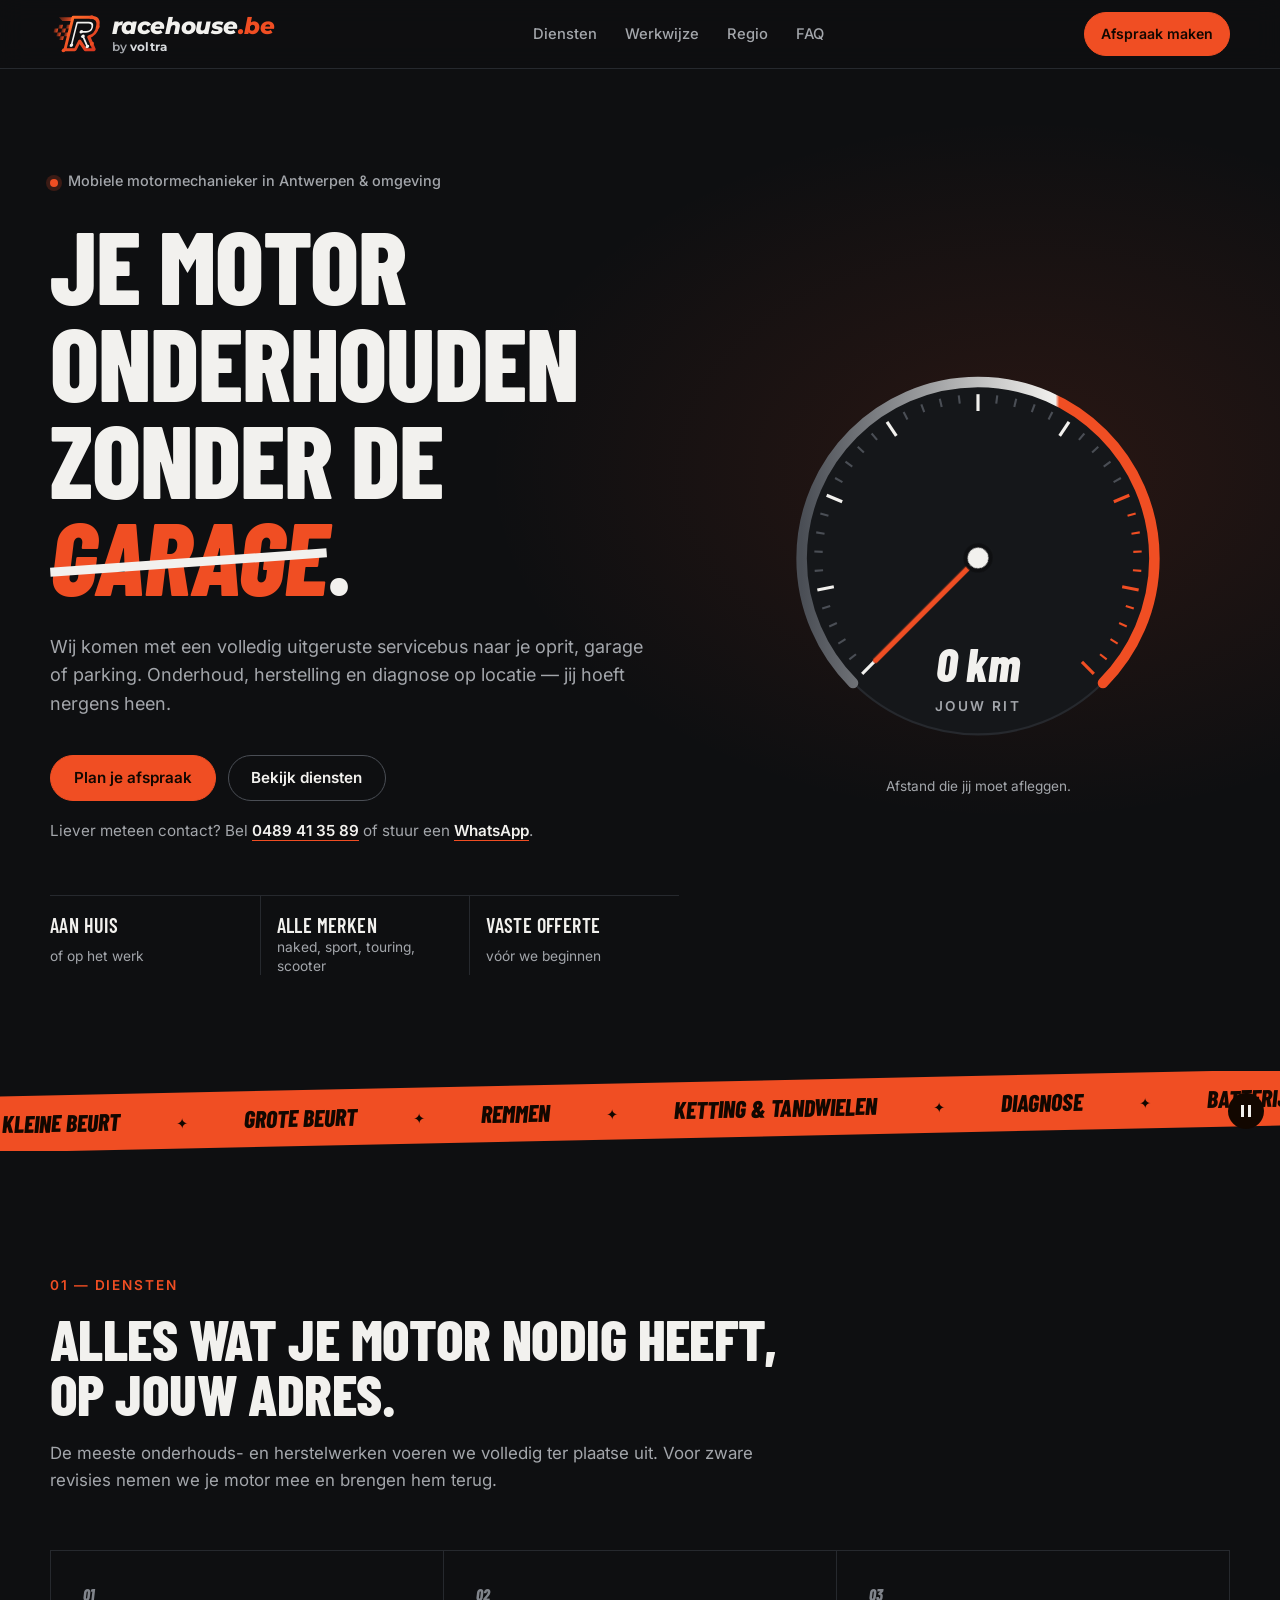
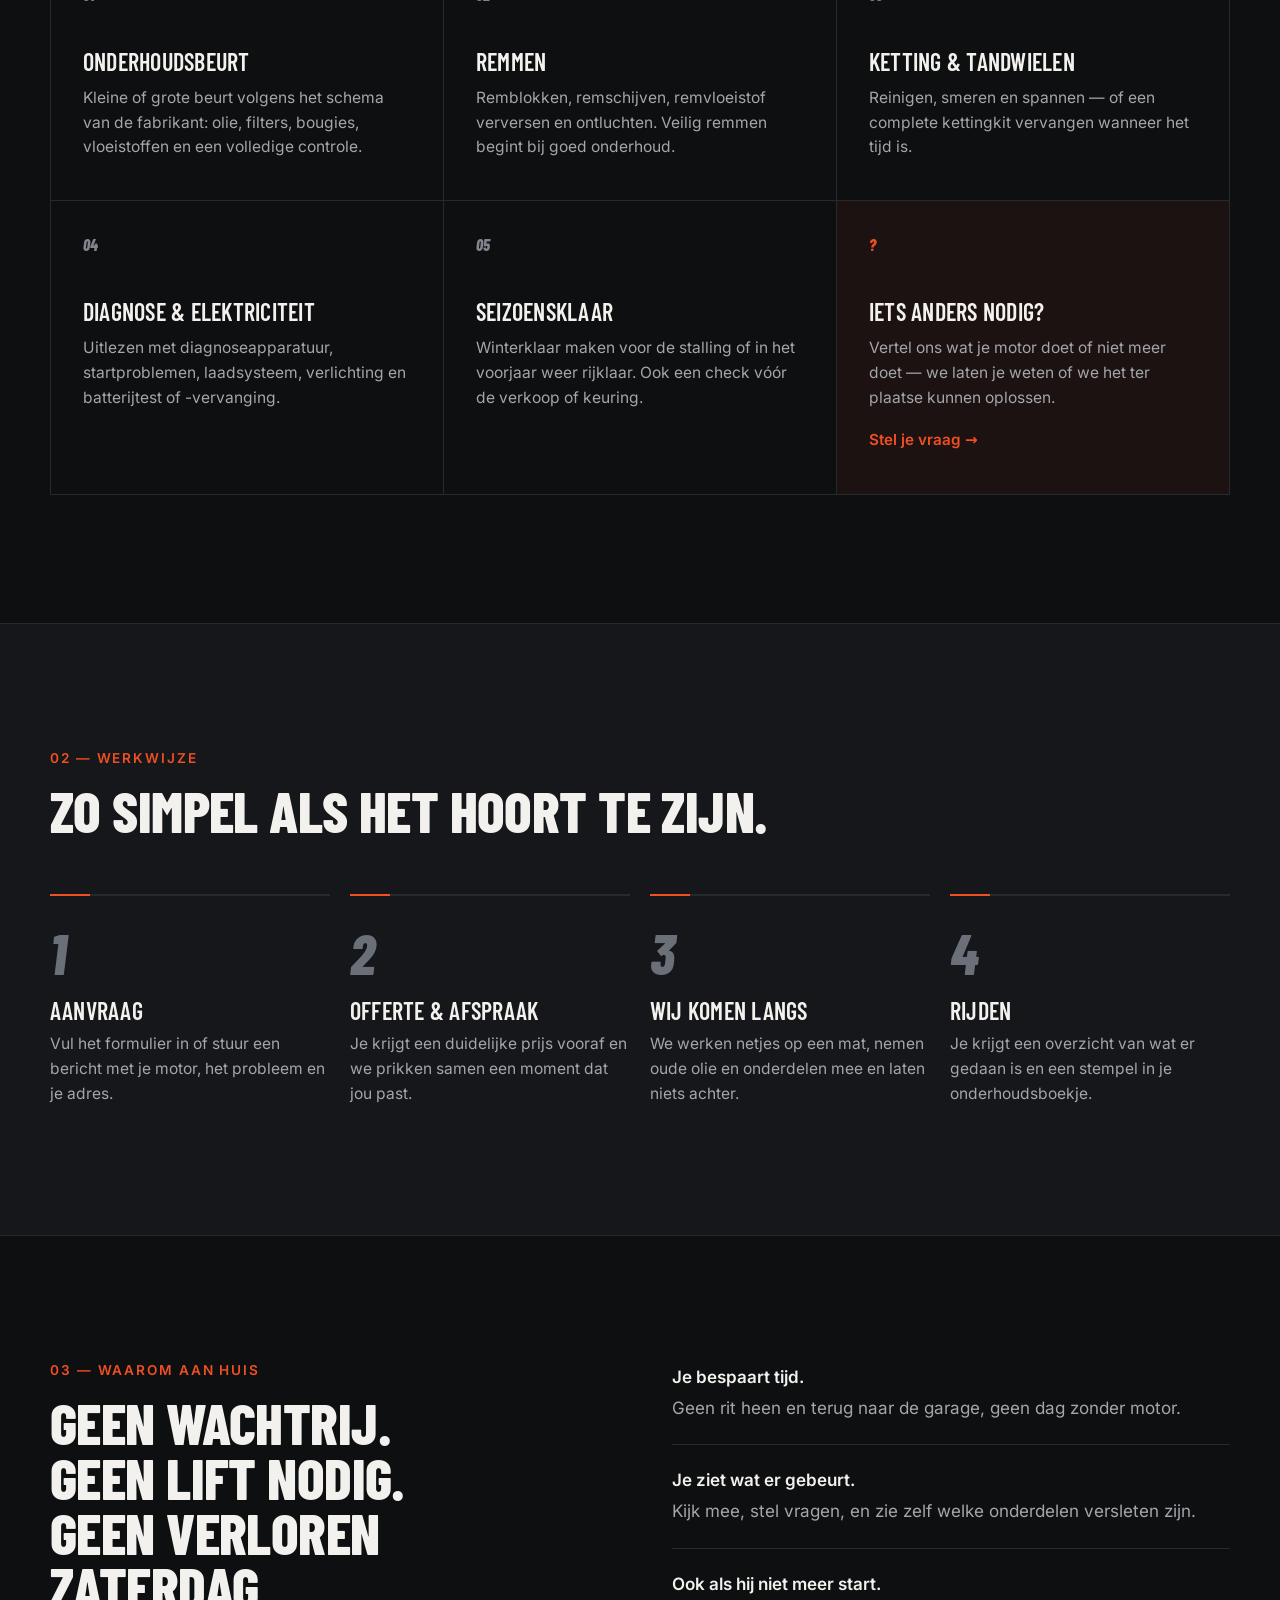
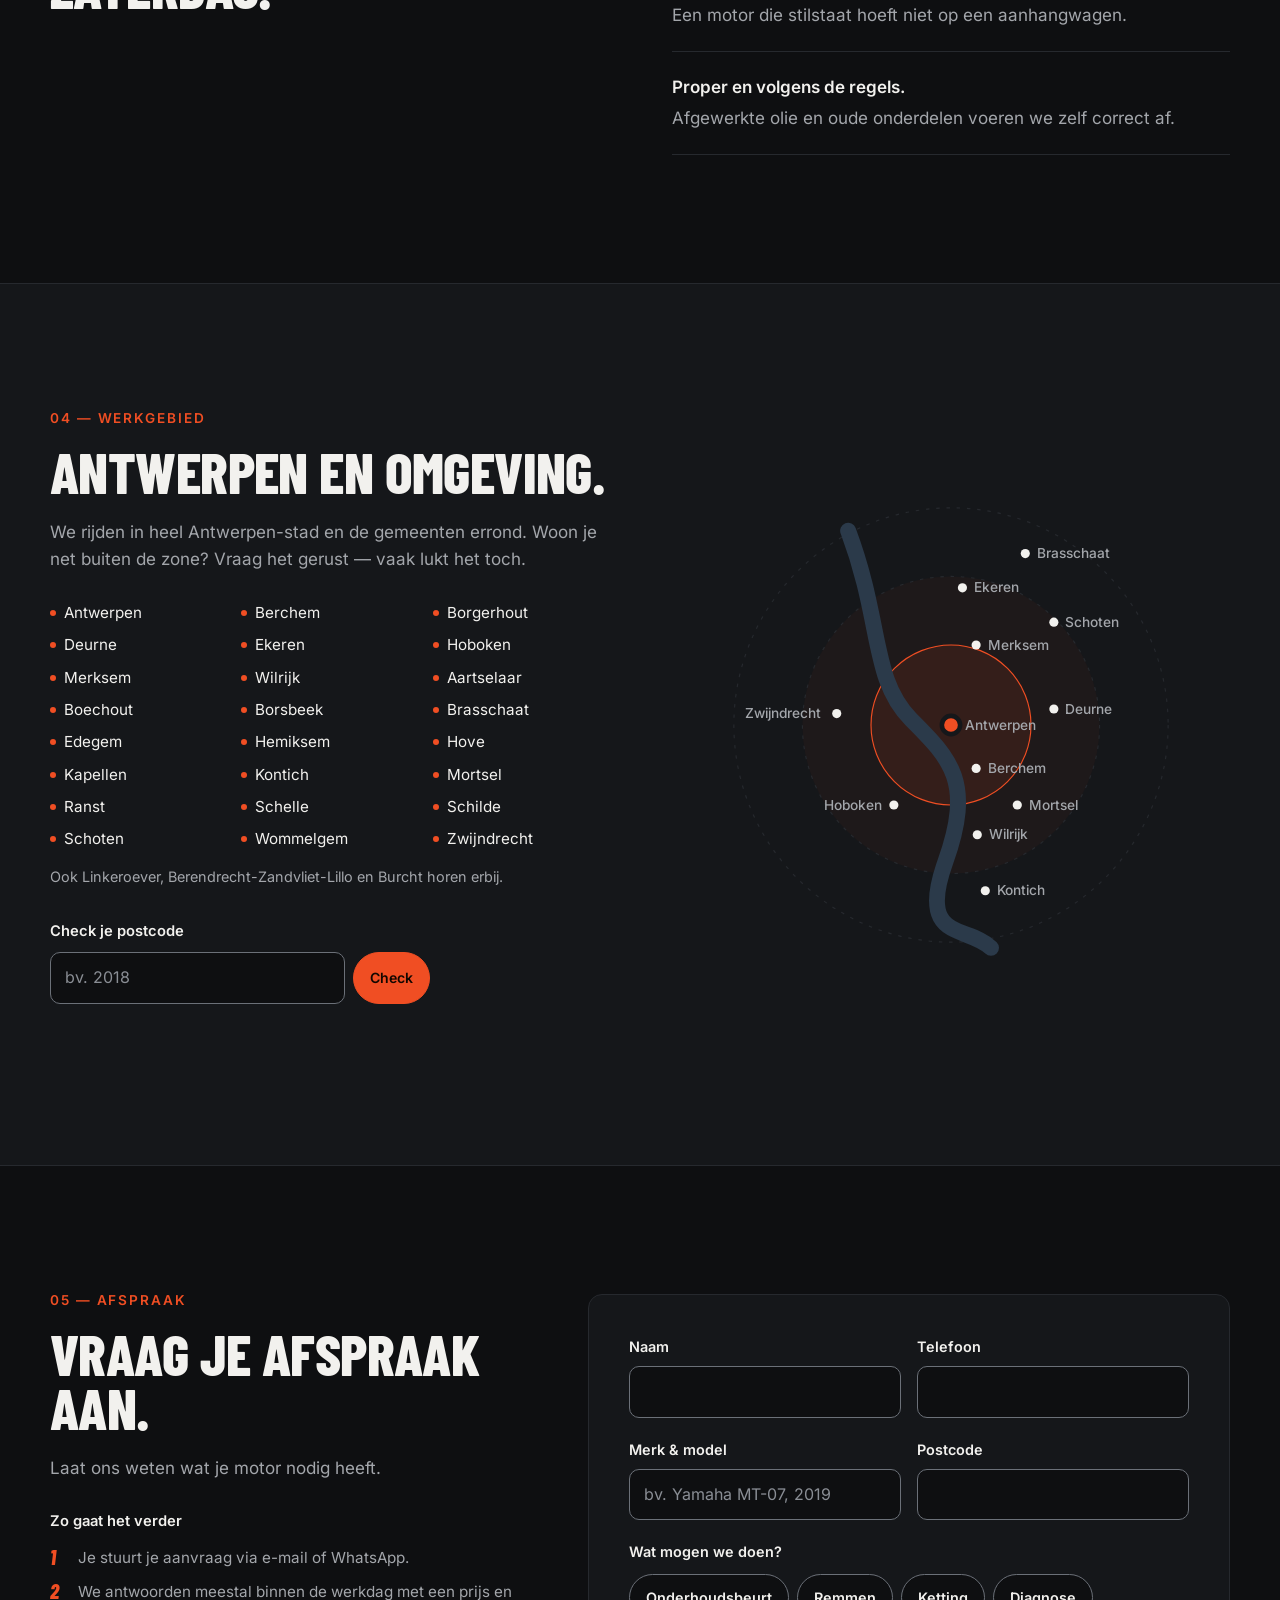
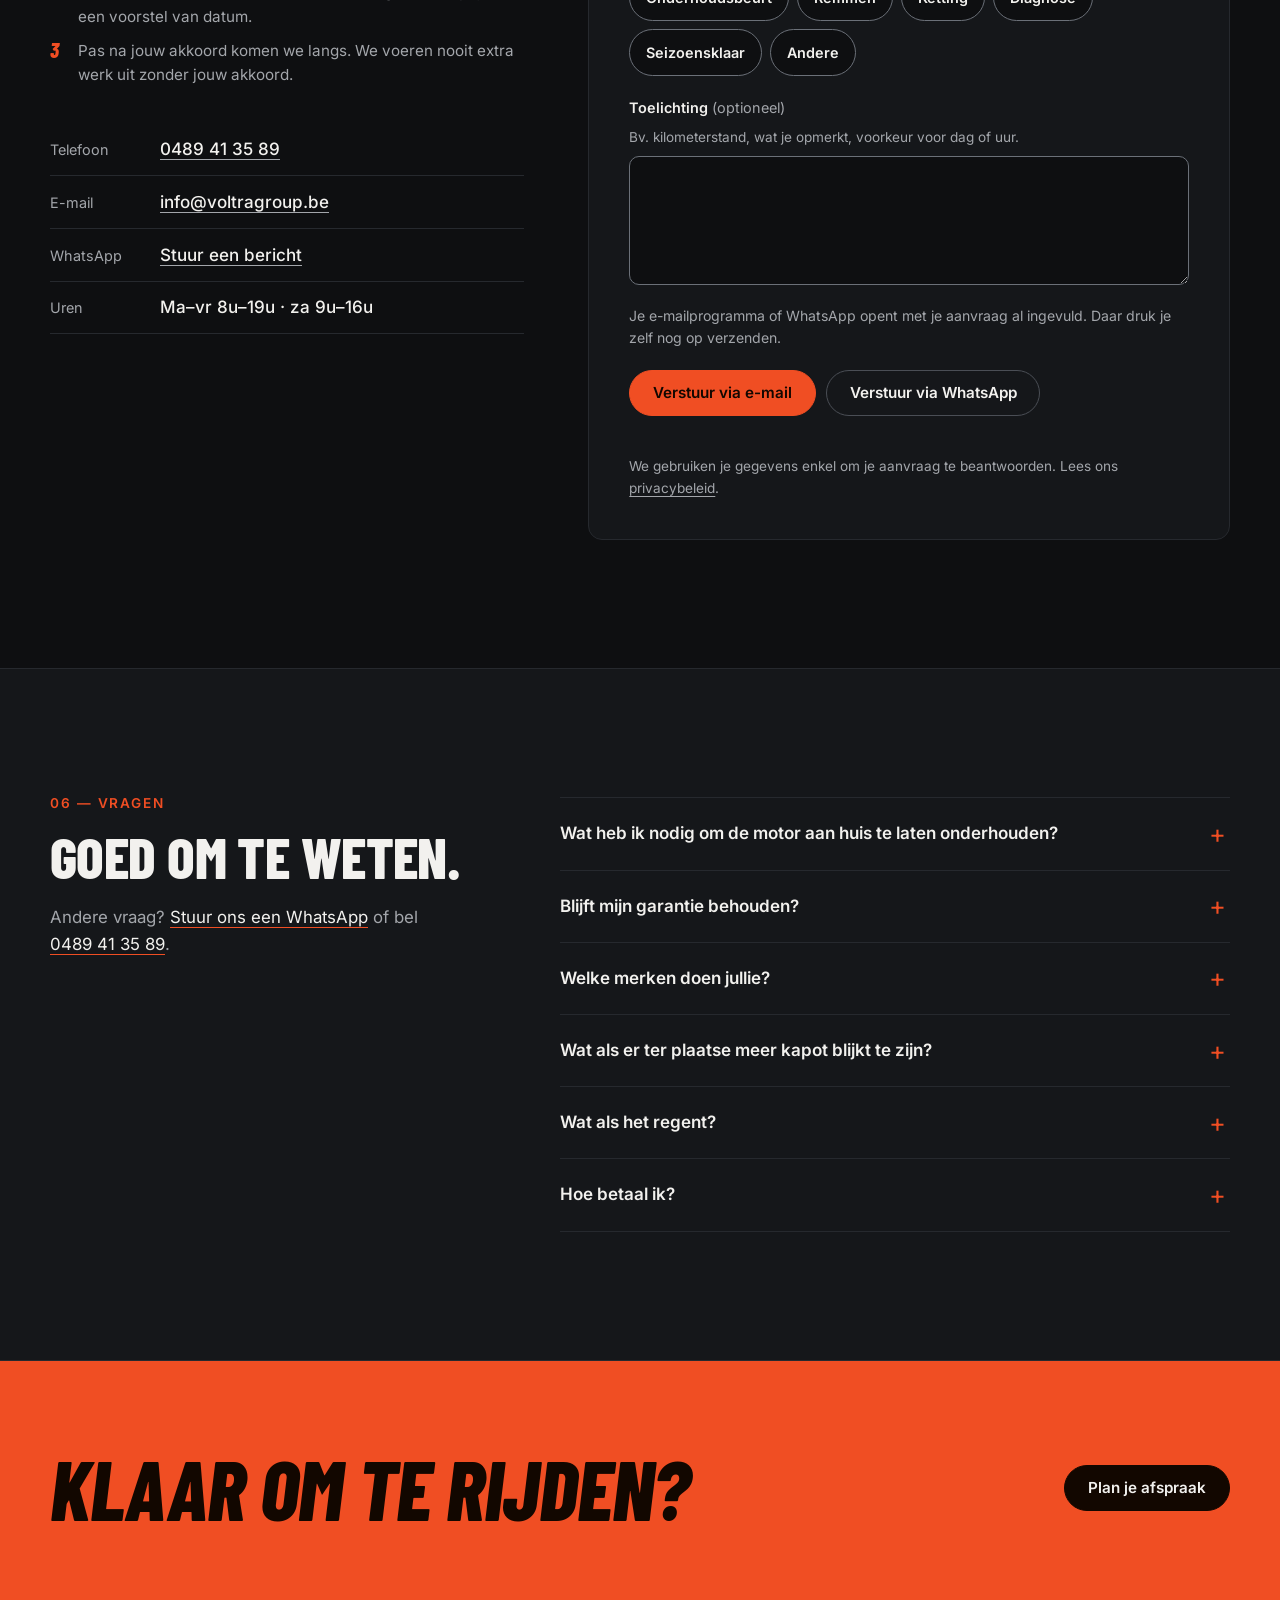
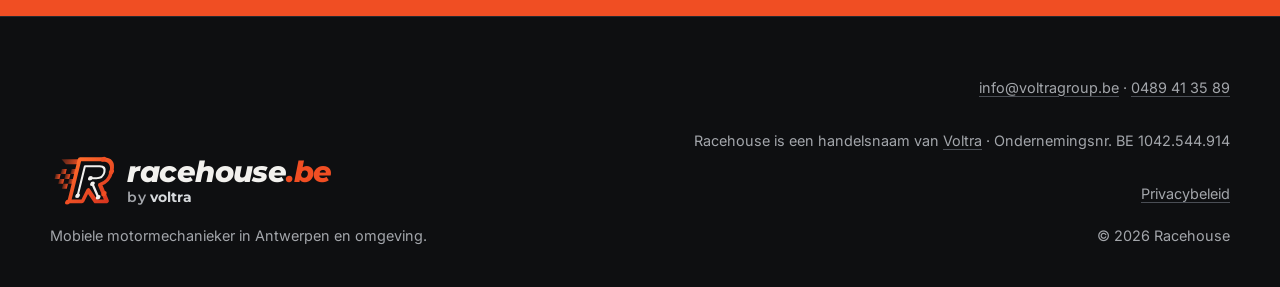
<file: index.html>
<!doctype html>
<html lang="nl-BE">
<head>
  <meta charset="utf-8">
  <meta name="viewport" content="width=device-width, initial-scale=1">
  <title>Mobiele motormechanieker aan huis in Antwerpen | Racehouse</title>
  <meta name="description" content="Mobiele motormechanieker in Antwerpen en omgeving: onderhoud, remmen, ketting en diagnose van je motor bij jou thuis of op het werk. Vaste offerte vooraf.">
  <link rel="canonical" href="https://racehouse.be/">
  <meta name="theme-color" content="#0e0f11">

  <meta property="og:type" content="website">
  <meta property="og:locale" content="nl_BE">
  <meta property="og:site_name" content="Racehouse">
  <meta property="og:title" content="Racehouse — Mobiele motormechanieker aan huis in Antwerpen">
  <meta property="og:description" content="Onderhoud en herstelling van je motor bij jou aan de deur. Geen gesleur naar de garage.">
  <meta property="og:url" content="https://racehouse.be/">
  <meta property="og:image" content="https://racehouse.be/og-image.png">
  <meta property="og:image:type" content="image/png">
  <meta property="og:image:width" content="1200">
  <meta property="og:image:height" content="630">
  <meta property="og:image:alt" content="racehouse.be by voltra — motoronderhoud en herstelling aan huis in Antwerpen en omgeving">
  <meta name="twitter:card" content="summary_large_image">

  <link rel="icon" href="/favicon.ico" sizes="32x32">
  <link rel="icon" href="/favicon.svg" type="image/svg+xml">
  <link rel="apple-touch-icon" href="/apple-touch-icon.png">
  <link rel="preload" href="/assets/fonts/barlow-condensed-800.woff2" as="font" type="font/woff2" crossorigin>
  <link rel="preload" href="/assets/fonts/inter-latin.woff2" as="font" type="font/woff2" crossorigin>
  <link rel="stylesheet" href="styles.css">

  <script type="application/ld+json">
  {
    "@context": "https://schema.org",
    "@graph": [
      {
        "@type": "MotorcycleRepair",
        "@id": "https://racehouse.be/#business",
        "name": "Racehouse",
        "url": "https://racehouse.be/",
        "logo": "https://racehouse.be/assets/logo.png",
        "image": "https://racehouse.be/og-image.png",
        "description": "Mobiele motormechanieker: onderhoud en herstelling van motoren aan huis in Antwerpen en omgeving.",
        "email": "info@voltragroup.be",
        "telephone": "+32 489 41 35 89",
        "priceRange": "€€",
        "vatID": "BE1042544914",
        "taxID": "BE1042544914",
        "knowsLanguage": "nl-BE",
        "parentOrganization": { "@type": "Organization", "@id": "https://voltragroup.be/#organization", "name": "Voltra", "url": "https://voltragroup.be/", "vatID": "BE1042544914" },
        "contactPoint": { "@type": "ContactPoint", "telephone": "+32 489 41 35 89", "email": "info@voltragroup.be", "contactType": "customer service", "availableLanguage": "nl" },
        "address": { "@type": "PostalAddress", "addressLocality": "Antwerpen", "addressRegion": "Antwerpen", "addressCountry": "BE" },
        "areaServed": [
          { "@type": "City", "name": "Antwerpen" },
          { "@type": "City", "name": "Berchem" },
          { "@type": "City", "name": "Borgerhout" },
          { "@type": "City", "name": "Deurne" },
          { "@type": "City", "name": "Ekeren" },
          { "@type": "City", "name": "Hoboken" },
          { "@type": "City", "name": "Merksem" },
          { "@type": "City", "name": "Wilrijk" },
          { "@type": "City", "name": "Aartselaar" },
          { "@type": "City", "name": "Boechout" },
          { "@type": "City", "name": "Borsbeek" },
          { "@type": "City", "name": "Brasschaat" },
          { "@type": "City", "name": "Edegem" },
          { "@type": "City", "name": "Hemiksem" },
          { "@type": "City", "name": "Hove" },
          { "@type": "City", "name": "Kapellen" },
          { "@type": "City", "name": "Kontich" },
          { "@type": "City", "name": "Mortsel" },
          { "@type": "City", "name": "Ranst" },
          { "@type": "City", "name": "Schelle" },
          { "@type": "City", "name": "Schilde" },
          { "@type": "City", "name": "Schoten" },
          { "@type": "City", "name": "Wommelgem" },
          { "@type": "City", "name": "Zwijndrecht" }
        ],
        "hasOfferCatalog": {
          "@type": "OfferCatalog",
          "name": "Diensten",
          "itemListElement": [
            { "@type": "Offer", "itemOffered": { "@type": "Service", "name": "Onderhoudsbeurt", "description": "Kleine of grote beurt volgens het schema van de fabrikant: olie, filters, bougies, vloeistoffen en een volledige controle." } },
            { "@type": "Offer", "itemOffered": { "@type": "Service", "name": "Remmen", "description": "Remblokken, remschijven, remvloeistof verversen en ontluchten. Veilig remmen begint bij goed onderhoud." } },
            { "@type": "Offer", "itemOffered": { "@type": "Service", "name": "Ketting & tandwielen", "description": "Reinigen, smeren en spannen — of een complete kettingkit vervangen wanneer het tijd is." } },
            { "@type": "Offer", "itemOffered": { "@type": "Service", "name": "Diagnose & elektriciteit", "description": "Uitlezen met diagnoseapparatuur, startproblemen, laadsysteem, verlichting en batterijtest of -vervanging." } },
            { "@type": "Offer", "itemOffered": { "@type": "Service", "name": "Seizoensklaar", "description": "Winterklaar maken voor de stalling of in het voorjaar weer rijklaar. Ook een check vóór de verkoop of keuring." } }
          ]
        },
        "openingHoursSpecification": [
          { "@type": "OpeningHoursSpecification", "dayOfWeek": ["Monday","Tuesday","Wednesday","Thursday","Friday"], "opens": "08:00", "closes": "19:00" },
          { "@type": "OpeningHoursSpecification", "dayOfWeek": "Saturday", "opens": "09:00", "closes": "16:00" }
        ]
      },
      {
        "@type": "WebSite",
        "@id": "https://racehouse.be/#website",
        "url": "https://racehouse.be/",
        "name": "Racehouse",
        "alternateName": ["racehouse.be", "Racehouse by Voltra"],
        "inLanguage": "nl-BE",
        "publisher": { "@id": "https://racehouse.be/#business" }
      }
    ]
  }
  </script>
</head>
<body>
  <a class="skip" href="#main">Naar inhoud</a>

  <header class="nav" id="top">
    <div class="wrap nav__inner">
      <a href="#top" class="brand" aria-label="racehouse.be by voltra, naar boven">
        <img class="brand__mark" src="assets/logo-mark.svg" alt="" width="56" height="43">
        <span class="brand__text"><span class="brand__name">racehouse<span>.be</span></span><span class="brand__by">by <strong>voltra</strong></span></span>
      </a>
      <nav aria-label="Hoofdmenu" class="nav__menu">
        <button type="button" class="nav__toggle" aria-expanded="false" aria-controls="menu"><span class="nav__bars" aria-hidden="true"></span><span class="sr-only">Menu</span></button>
        <ul class="nav__links" id="menu" role="list">
          <li><a href="#diensten">Diensten</a></li>
          <li><a href="#werkwijze">Werkwijze</a></li>
          <li><a href="#regio">Regio</a></li>
          <li><a href="#faq">FAQ</a></li>
          <li class="nav__extra"><a href="tel:+32489413589">Bel 0489 41 35 89</a></li>
          <li class="nav__extra"><a href="https://wa.me/32489413589" data-whatsapp target="_blank" rel="noopener">WhatsApp<span class="sr-only"> (opent WhatsApp)</span></a></li>
        </ul>
      </nav>
      <a href="#afspraak" class="btn btn--sm nav__cta"><span>Afspraak<span class="nav__cta-more"> maken</span></span></a>
    </div>
  </header>

  <main id="main">
    <!-- HERO -->
    <section class="hero">
      <div class="wrap hero__grid">
        <div class="hero__copy">
          <h1><span class="eyebrow"><span class="dot" aria-hidden="true"></span> Mobiele motormechanieker in Antwerpen &amp; omgeving</span> Je motor onderhouden <br>zonder de <em>garage</em>.</h1>
          <p class="lead">Wij komen met een volledig uitgeruste servicebus naar je oprit, garage of parking. Onderhoud, herstelling en diagnose op locatie — jij hoeft nergens heen.</p>
          <div class="hero__cta">
            <a href="#afspraak" class="btn">Plan je afspraak</a>
            <a href="#diensten" class="btn btn--ghost">Bekijk diensten</a>
          </div>
          <p class="hero__contact">Liever meteen contact? Bel <a href="tel:+32489413589">0489 41 35 89</a> of stuur een <a href="https://wa.me/32489413589" data-whatsapp target="_blank" rel="noopener">WhatsApp<span class="sr-only"> (opent WhatsApp)</span></a>.</p>
          <ul class="hero__facts" role="list">
            <li><strong>Aan huis</strong><span>of op het werk</span></li>
            <li><strong>Alle merken</strong><span>naked, sport, touring, scooter</span></li>
            <li><strong>Vaste offerte</strong><span>vóór we beginnen</span></li>
          </ul>
        </div>

        <div class="hero__visual" aria-hidden="true">
          <svg viewBox="0 0 400 400" class="gauge">
            <defs>
              <linearGradient id="g-arc" x1="0" x2="1">
                <stop offset="0" stop-color="var(--muted-2)"/>
                <stop offset=".72" stop-color="var(--fg)"/>
                <stop offset=".73" stop-color="var(--accent)"/>
                <stop offset="1" stop-color="var(--accent)"/>
              </linearGradient>
            </defs>
            <circle cx="200" cy="200" r="168" class="gauge__ring"/>
            <path d="M 81 319 A 168 168 0 1 1 319 319" class="gauge__arc" stroke="url(#g-arc)"/>
            <g class="gauge__ticks"></g>
            <g class="gauge__needle">
              <line x1="200" y1="200" x2="200" y2="62"/>
              <circle cx="200" cy="200" r="12"/>
            </g>
            <text x="200" y="318" class="gauge__value">0 km</text>
            <text x="200" y="346" class="gauge__label">JOUW RIT</text>
          </svg>
          <p class="hero__visual-note">Afstand die jij moet afleggen.</p>
        </div>
      </div>
    </section>

    <!-- MARQUEE -->
    <div class="strip-wrap"><div class="strip" aria-hidden="true">
      <div class="strip__track">
        <span>Kleine beurt</span><span>Grote beurt</span><span>Remmen</span><span>Ketting &amp; tandwielen</span><span>Diagnose</span><span>Batterij</span><span>Winterklaar</span><span>Keuringsklaar</span>
        <span>Kleine beurt</span><span>Grote beurt</span><span>Remmen</span><span>Ketting &amp; tandwielen</span><span>Diagnose</span><span>Batterij</span><span>Winterklaar</span><span>Keuringsklaar</span>
      </div>
    </div><button type="button" class="strip__toggle" aria-pressed="false"><span class="strip__icon" aria-hidden="true"></span><span class="sr-only">Bewegende band pauzeren</span></button></div>

    <!-- DIENSTEN -->
    <section class="section" id="diensten">
      <div class="wrap">
        <div class="section__head">
          <p class="kicker">01 — Diensten</p>
          <h2>Alles wat je motor nodig heeft, op jouw adres.</h2>
          <p class="section__intro">De meeste onderhouds- en herstelwerken voeren we volledig ter plaatse uit. Voor zware revisies nemen we je motor mee en brengen hem terug.</p>
        </div>

        <div class="services">
          <article class="service">
            <span class="service__no" aria-hidden="true">01</span>
            <h3>Onderhoudsbeurt</h3>
            <p>Kleine of grote beurt volgens het schema van de fabrikant: olie, filters, bougies, vloeistoffen en een volledige controle.</p>
          </article>
          <article class="service">
            <span class="service__no" aria-hidden="true">02</span>
            <h3>Remmen</h3>
            <p>Remblokken, remschijven, remvloeistof verversen en ontluchten. Veilig remmen begint bij goed onderhoud.</p>
          </article>
          <article class="service">
            <span class="service__no" aria-hidden="true">03</span>
            <h3>Ketting &amp; tandwielen</h3>
            <p>Reinigen, smeren en spannen — of een complete kettingkit vervangen wanneer het tijd is.</p>
          </article>
          <article class="service">
            <span class="service__no" aria-hidden="true">04</span>
            <h3>Diagnose &amp; elektriciteit</h3>
            <p>Uitlezen met diagnoseapparatuur, startproblemen, laadsysteem, verlichting en batterijtest of -vervanging.</p>
          </article>
          <article class="service">
            <span class="service__no" aria-hidden="true">05</span>
            <h3>Seizoensklaar</h3>
            <p>Winterklaar maken voor de stalling of in het voorjaar weer rijklaar. Ook een check vóór de verkoop of keuring.</p>
          </article>
          <a class="service service--cta" href="#afspraak">
            <span class="service__no" aria-hidden="true">?</span>
            <h3>Iets anders nodig?</h3>
            <p>Vertel ons wat je motor doet of niet meer doet — we laten je weten of we het ter plaatse kunnen oplossen.</p>
            <span class="service__link">Stel je vraag <span aria-hidden="true">→</span></span>
          </a>
        </div>
      </div>
    </section>

    <!-- WERKWIJZE -->
    <section class="section section--alt" id="werkwijze">
      <div class="wrap">
        <div class="section__head">
          <p class="kicker">02 — Werkwijze</p>
          <h2>Zo simpel als het hoort te zijn.</h2>
        </div>
        <ol class="steps" role="list">
          <li class="step">
            <span class="step__no" aria-hidden="true">1</span>
            <h3>Aanvraag</h3>
            <p>Vul het formulier in of stuur een bericht met je motor, het probleem en je adres.</p>
          </li>
          <li class="step">
            <span class="step__no" aria-hidden="true">2</span>
            <h3>Offerte &amp; afspraak</h3>
            <p>Je krijgt een duidelijke prijs vooraf en we prikken samen een moment dat jou past.</p>
          </li>
          <li class="step">
            <span class="step__no" aria-hidden="true">3</span>
            <h3>Wij komen langs</h3>
            <p>We werken netjes op een mat, nemen oude olie en onderdelen mee en laten niets achter.</p>
          </li>
          <li class="step">
            <span class="step__no" aria-hidden="true">4</span>
            <h3>Rijden</h3>
            <p>Je krijgt een overzicht van wat er gedaan is en een stempel in je onderhoudsboekje.</p>
          </li>
        </ol>
      </div>
    </section>

    <!-- WAAROM -->
    <section class="section" id="waarom">
      <div class="wrap why">
        <div>
          <p class="kicker">03 — Waarom aan huis</p>
          <h2>Geen wachtrij. <br>Geen lift nodig. <br>Geen verloren zaterdag.</h2>
        </div>
        <ul class="why__list" role="list">
          <li><strong>Je bespaart tijd.</strong> Geen rit heen en terug naar de garage, geen dag zonder motor.</li>
          <li><strong>Je ziet wat er gebeurt.</strong> Kijk mee, stel vragen, en zie zelf welke onderdelen versleten zijn.</li>
          <li><strong>Ook als hij niet meer start.</strong> Een motor die stilstaat hoeft niet op een aanhangwagen.</li>
          <li><strong>Proper en volgens de regels.</strong> Afgewerkte olie en oude onderdelen voeren we zelf correct af.</li>
        </ul>
      </div>
    </section>

    <!-- REGIO -->
    <section class="section section--alt" id="regio">
      <div class="wrap regio">
        <div class="regio__copy">
          <p class="kicker">04 — Werkgebied</p>
          <h2>Antwerpen en omgeving.</h2>
          <p>We rijden in heel Antwerpen-stad en de gemeenten errond. Woon je net buiten de zone? Vraag het gerust — vaak lukt het toch.</p>
          <!-- Houd deze lijst gelijk met SERVICE_ZIPS (script.js), areaServed (JSON-LD) en llms.txt -->
          <ul class="towns" role="list">
            <li>Antwerpen</li><li>Berchem</li><li>Borgerhout</li><li>Deurne</li><li>Ekeren</li><li>Hoboken</li>
            <li>Merksem</li><li>Wilrijk</li><li>Aartselaar</li><li>Boechout</li><li>Borsbeek</li><li>Brasschaat</li>
            <li>Edegem</li><li>Hemiksem</li><li>Hove</li><li>Kapellen</li><li>Kontich</li><li>Mortsel</li>
            <li>Ranst</li><li>Schelle</li><li>Schilde</li><li>Schoten</li><li>Wommelgem</li><li>Zwijndrecht</li>
          </ul>
          <p class="towns__more">Ook Linkeroever, Berendrecht-Zandvliet-Lillo en Burcht horen erbij.</p>
          <form class="zip" id="zip-check" novalidate>
            <label for="zip-input">Check je postcode</label>
            <div class="zip__row">
              <input id="zip-input" inputmode="numeric" pattern="[0-9]{4}" maxlength="4" placeholder="bv. 2018" autocomplete="postal-code">
              <button type="submit" class="btn btn--sm">Check</button>
            </div>
            <p class="zip__result" id="zip-result" role="status" aria-live="polite"></p>
          </form>
        </div>

        <div class="map" aria-hidden="true">
          <svg viewBox="0 0 420 420">
            <circle cx="210" cy="210" r="190" class="map__ring map__ring--3"/>
            <circle cx="210" cy="210" r="130" class="map__ring map__ring--2"/>
            <circle cx="210" cy="210" r="70" class="map__ring map__ring--1"/>
            <path d="M120 40 C 150 120, 140 170, 175 205 S 230 260, 205 330 S 225 385, 245 405" class="map__river"/>
            <g class="map__pins">
              <circle cx="210" cy="210" r="8" class="map__home"/>
              <text x="222" y="214">Antwerpen</text>
              <circle cx="232" cy="248" r="4"/><text x="242" y="252">Berchem</text>
              <circle cx="300" cy="196" r="4"/><text x="310" y="200">Deurne</text>
              <circle cx="232" cy="140" r="4"/><text x="242" y="144">Merksem</text>
              <circle cx="220" cy="90" r="4"/><text x="230" y="94">Ekeren</text>
              <circle cx="233" cy="306" r="4"/><text x="243" y="310">Wilrijk</text>
              <circle cx="160" cy="280" r="4"/><text x="150" y="284" text-anchor="end">Hoboken</text>
              <circle cx="268" cy="280" r="4"/><text x="278" y="284">Mortsel</text>
              <circle cx="300" cy="120" r="4"/><text x="310" y="124">Schoten</text>
              <circle cx="275" cy="60" r="4"/><text x="285" y="64">Brasschaat</text>
              <circle cx="110" cy="200" r="4"/><text x="30" y="204">Zwijndrecht</text>
              <circle cx="240" cy="355" r="4"/><text x="250" y="359">Kontich</text>
            </g>
          </svg>
        </div>
      </div>
    </section>

    <!-- AFSPRAAK -->
    <section class="section" id="afspraak">
      <div class="wrap booking">
        <div class="booking__intro">
          <p class="kicker">05 — Afspraak</p>
          <h2>Vraag je afspraak aan.</h2>
          <p>Laat ons weten wat je motor nodig heeft.</p>
          <p class="next__title">Zo gaat het verder</p>
          <ol class="next" role="list">
            <li>Je stuurt je aanvraag via e-mail of WhatsApp.</li>
            <li>We antwoorden meestal binnen de werkdag met een prijs en een voorstel van datum.</li>
            <li>Pas na jouw akkoord komen we langs. We voeren nooit extra werk uit zonder jouw akkoord.</li>
          </ol>
          <dl class="contact">
            <div><dt>Telefoon</dt><dd><a href="tel:+32489413589" data-phone>0489 41 35 89</a></dd></div>
            <div><dt>E-mail</dt><dd><a href="mailto:info@voltragroup.be" data-email>info@voltragroup.be</a></dd></div>
            <div><dt>WhatsApp</dt><dd><a href="https://wa.me/32489413589" data-whatsapp target="_blank" rel="noopener">Stuur een bericht<span class="sr-only"> via WhatsApp (opent in een nieuw venster)</span></a></dd></div>
            <div><dt>Uren</dt><dd>Ma–vr 8u–19u · za 9u–16u</dd></div>
          </dl>
        </div>

        <form class="form" id="booking-form" method="post" novalidate>
          <noscript><p class="form__status error">JavaScript staat uit. Bel <a href="tel:+32489413589">0489 41 35 89</a>, mail <a href="mailto:info@voltragroup.be">info@voltragroup.be</a> of stuur een <a href="https://wa.me/32489413589">WhatsApp</a>.</p></noscript>
          <div class="form__row">
            <div class="field">
              <label for="f-name">Naam</label>
              <input id="f-name" name="naam" autocomplete="name" required aria-describedby="f-name-err">
              <p class="field__error" id="f-name-err"></p>
            </div>
            <div class="field">
              <label for="f-phone">Telefoon</label>
              <input id="f-phone" name="telefoon" type="tel" autocomplete="tel" required aria-describedby="f-phone-err">
              <p class="field__error" id="f-phone-err"></p>
            </div>
          </div>
          <div class="form__row">
            <div class="field">
              <label for="f-bike">Merk &amp; model</label>
              <input id="f-bike" name="motor" placeholder="bv. Yamaha MT-07, 2019" required aria-describedby="f-bike-err">
              <p class="field__error" id="f-bike-err"></p>
            </div>
            <div class="field">
              <label for="f-zip">Postcode</label>
              <input id="f-zip" name="postcode" inputmode="numeric" maxlength="4" pattern="[0-9]{4}" autocomplete="postal-code" required aria-describedby="f-zip-err f-zip-zone">
              <p class="field__error" id="f-zip-err"></p>
              <p class="field__hint" id="f-zip-zone" aria-live="polite"></p>
            </div>
          </div>
          <fieldset class="field">
            <legend>Wat mogen we doen?</legend>
            <div class="chips">
              <label class="chip"><input type="checkbox" name="dienst" value="Onderhoudsbeurt"><span>Onderhoudsbeurt</span></label>
              <label class="chip"><input type="checkbox" name="dienst" value="Remmen"><span>Remmen</span></label>
              <label class="chip"><input type="checkbox" name="dienst" value="Ketting & tandwielen"><span>Ketting</span></label>
              <label class="chip"><input type="checkbox" name="dienst" value="Diagnose / start niet"><span>Diagnose</span></label>
              <label class="chip"><input type="checkbox" name="dienst" value="Seizoensklaar"><span>Seizoensklaar</span></label>
              <label class="chip"><input type="checkbox" name="dienst" value="Andere"><span>Andere</span></label>
            </div>
          </fieldset>
          <div class="field">
            <label for="f-msg">Toelichting <span class="opt">(optioneel)</span></label>
            <p class="field__hint" id="f-msg-hint">Bv. kilometerstand, wat je opmerkt, voorkeur voor dag of uur.</p>
            <textarea id="f-msg" name="bericht" rows="4" maxlength="1000" aria-describedby="f-msg-hint"></textarea>
          </div>
          <p class="form__hint" id="form-hint">Je e-mailprogramma of WhatsApp opent met je aanvraag al ingevuld. Daar druk je zelf nog op verzenden.</p>
          <div class="form__actions">
            <button type="submit" class="btn" data-send="email" aria-describedby="form-hint">Verstuur via e-mail</button>
            <button type="submit" class="btn btn--ghost" data-send="whatsapp" aria-describedby="form-hint">Verstuur via WhatsApp<span class="sr-only"> (opent WhatsApp)</span></button>
          </div>
          <p class="form__status" id="form-status" role="status" aria-live="polite"></p>
          <div class="form__fallback" id="form-fallback" hidden>
            <p><strong>Opent er niets?</strong> Kopieer je aanvraag en stuur ze zelf naar <a href="mailto:info@voltragroup.be" data-email>info@voltragroup.be</a>, of bel <a href="tel:+32489413589">0489 41 35 89</a>.</p>
            <label class="sr-only" for="form-copy">Je aanvraag</label>
            <textarea id="form-copy" rows="6" readonly></textarea>
            <div class="form__fallback-actions">
              <button type="button" class="btn btn--ghost btn--sm" id="copy-btn">Kopieer aanvraag</button>
              <a class="btn btn--ghost btn--sm" id="reopen-link" href="#">Opnieuw openen</a>
            </div>
          </div>
          <p class="form__privacy">We gebruiken je gegevens enkel om je aanvraag te beantwoorden. Lees ons <a href="/privacy.html">privacybeleid</a>.</p>
        </form>
      </div>
    </section>

    <!-- FAQ -->
    <section class="section section--alt" id="faq">
      <div class="wrap faq">
        <div>
          <p class="kicker">06 — Vragen</p>
          <h2>Goed om te weten.</h2>
          <p class="section__intro faq__more">Andere vraag? <a href="https://wa.me/32489413589" data-whatsapp target="_blank" rel="noopener">Stuur ons een WhatsApp<span class="sr-only"> (opent WhatsApp)</span></a> of bel <a href="tel:+32489413589">0489 41 35 89</a>.</p>
        </div>
        <div class="faq__list">
          <details>
            <summary>Wat heb ik nodig om de motor aan huis te laten onderhouden?</summary>
            <p>Een vlakke, verharde ondergrond van ongeveer 3 bij 4 meter is genoeg — een oprit, garage of parkeerplaats. Stroom en water brengen we zelf mee.</p>
          </details>
          <details>
            <summary>Blijft mijn garantie behouden?</summary>
            <p>Ja. We werken volgens de onderhoudsvoorschriften van de fabrikant, met onderdelen van gelijkwaardige kwaliteit, en noteren elke beurt in je onderhoudsboekje.</p>
          </details>
          <details>
            <summary>Welke merken doen jullie?</summary>
            <p>Alle gangbare merken: Yamaha, Honda, Kawasaki, Suzuki, BMW, KTM, Triumph, Ducati, Harley-Davidson en meer — ook scooters en bromfietsen.</p>
          </details>
          <details>
            <summary>Wat als er ter plaatse meer kapot blijkt te zijn?</summary>
            <p>Dan overleggen we eerst met jou. We voeren nooit extra werk uit zonder jouw akkoord en een duidelijke prijs.</p>
          </details>
          <details>
            <summary>Wat als het regent?</summary>
            <p>Kleine werken doen we onder onze luifel. Bij slecht weer en geen overdekte plek verplaatsen we de afspraak in overleg.</p>
          </details>
          <details>
            <summary>Hoe betaal ik?</summary>
            <p>Na afloop via Payconiq, bankkaart of overschrijving. Je krijgt altijd een factuur.</p>
          </details>
        </div>
      </div>
    </section>

    <!-- CTA -->
    <section class="cta">
      <div class="wrap cta__inner">
        <h2>Klaar om te rijden?</h2>
        <a href="#afspraak" class="btn btn--light">Plan je afspraak</a>
      </div>
    </section>
  </main>

  <footer class="footer">
    <div class="wrap footer__inner">
      <div>
        <a href="#top" class="brand brand--lg" aria-label="racehouse.be by voltra, naar boven">
          <img class="brand__mark" src="assets/logo-mark.svg" alt="" width="56" height="43">
          <span class="brand__text"><span class="brand__name">racehouse<span>.be</span></span><span class="brand__by">by <strong>voltra</strong></span></span>
        </a>
        <p>Mobiele motormechanieker in Antwerpen en omgeving.</p>
      </div>
      <div class="footer__meta">
        <p><a href="mailto:info@voltragroup.be" data-email>info@voltragroup.be</a> · <a href="tel:+32489413589" data-phone>0489 41 35 89</a></p>
        <p>Racehouse is een handelsnaam van <a href="https://voltragroup.be/">Voltra</a> · Ondernemingsnr. BE 1042.544.914</p>
        <p><a href="/privacy.html">Privacybeleid</a></p>
        <p>© <span id="year">2026</span> Racehouse</p>
      </div>
    </div>
  </footer>

  <script src="script.js" defer></script>
</body>
</html>
</file>
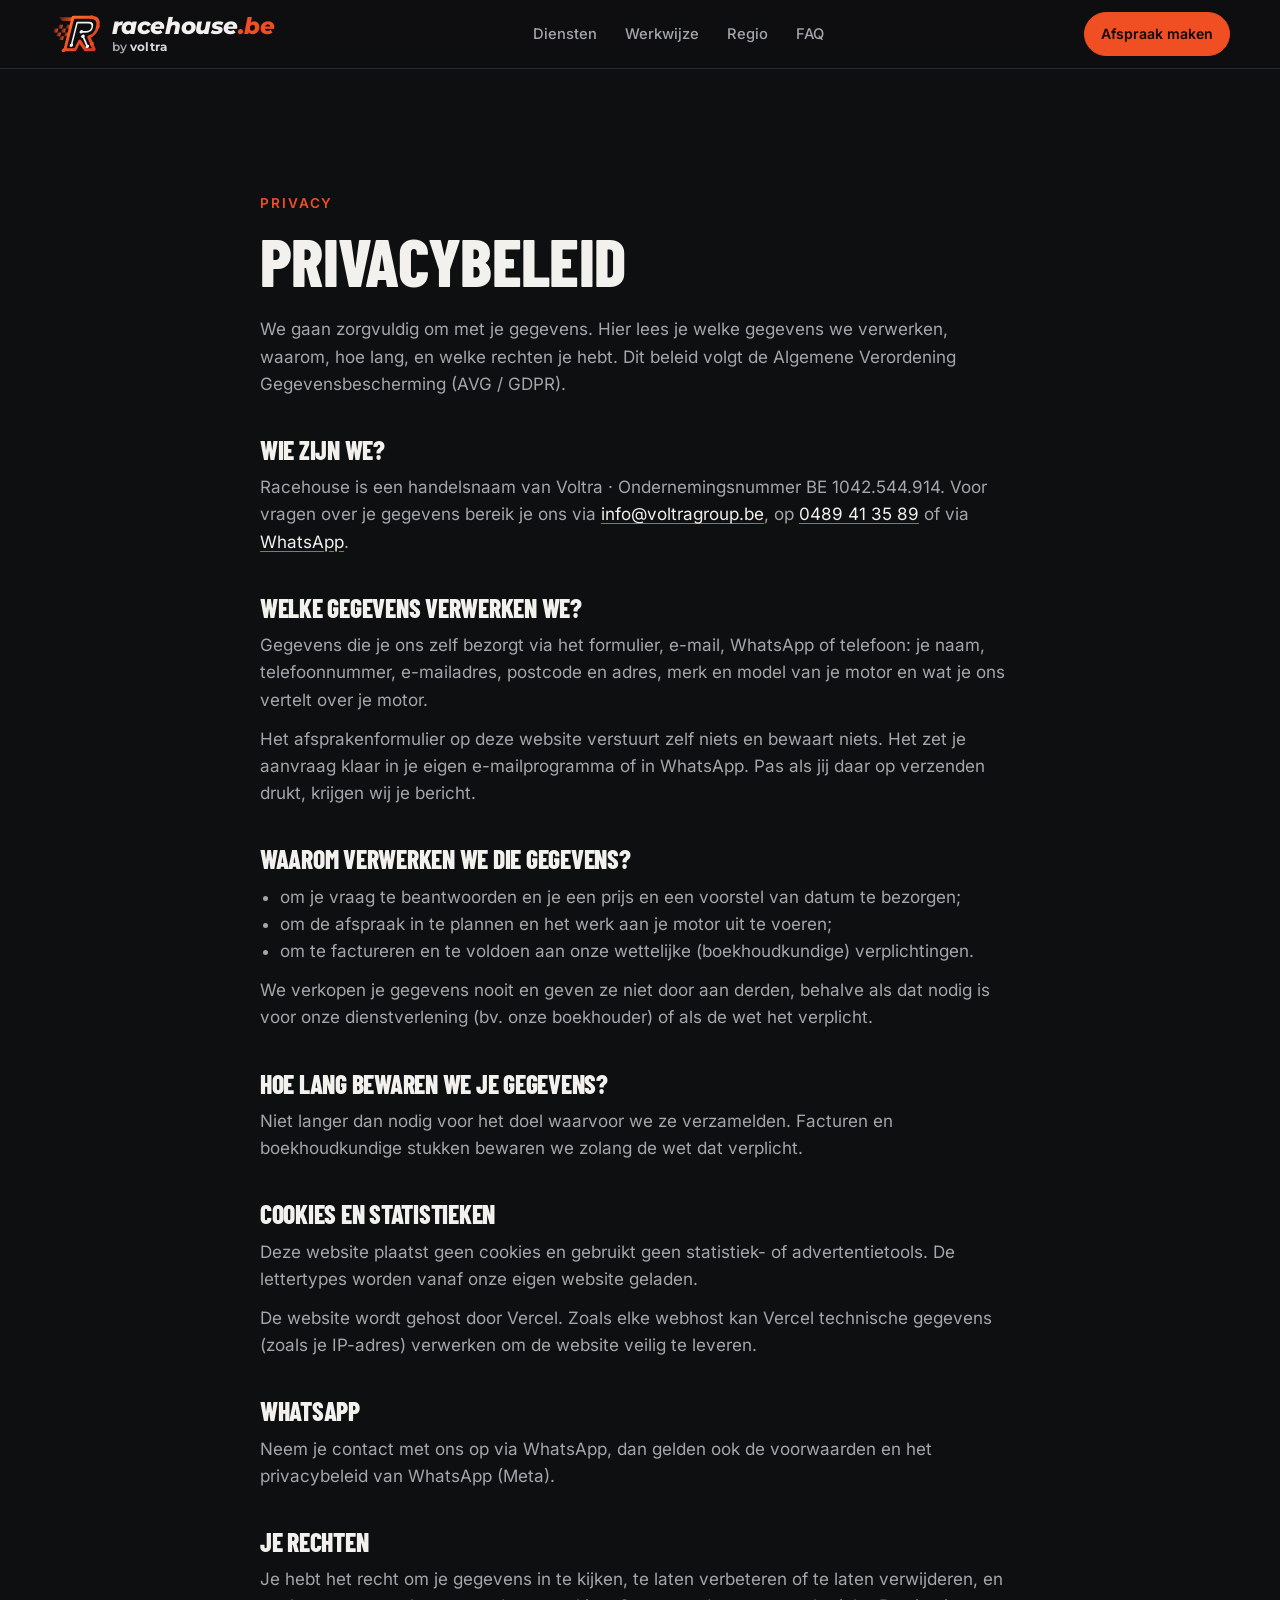
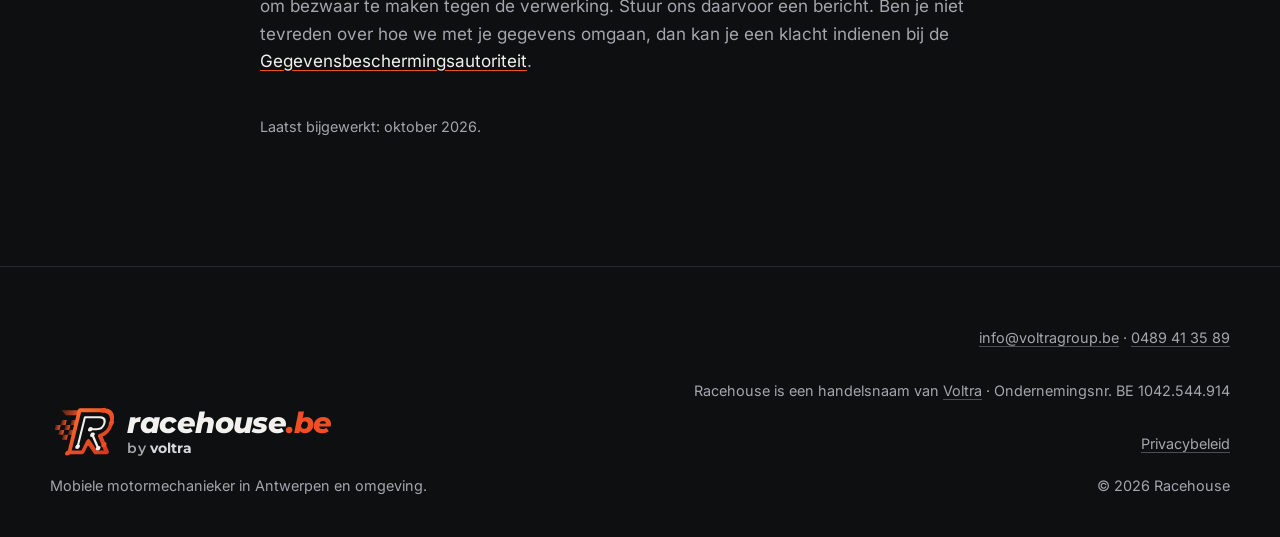
<file: privacy.html>
<!doctype html>
<html lang="nl-BE">
<head>
  <meta charset="utf-8">
  <meta name="viewport" content="width=device-width, initial-scale=1">
  <title>Privacybeleid | Racehouse</title>
  <meta name="description" content="Hoe Racehouse (een handelsnaam van Voltra) omgaat met je gegevens: welke gegevens, waarom, hoe lang en welke rechten je hebt.">
  <link rel="canonical" href="https://racehouse.be/privacy.html">
  <meta name="theme-color" content="#0e0f11">
  <link rel="icon" href="/favicon.ico" sizes="32x32">
  <link rel="icon" href="/favicon.svg" type="image/svg+xml">
  <link rel="apple-touch-icon" href="/apple-touch-icon.png">
  <link rel="preload" href="/assets/fonts/barlow-condensed-800.woff2" as="font" type="font/woff2" crossorigin>
  <link rel="preload" href="/assets/fonts/inter-latin.woff2" as="font" type="font/woff2" crossorigin>
  <link rel="stylesheet" href="/styles.css">
</head>
<body>
  <a class="skip" href="#main">Naar inhoud</a>

  <header class="nav" id="top">
    <div class="wrap nav__inner">
      <a href="/" class="brand" aria-label="racehouse.be by voltra, naar de startpagina">
        <img class="brand__mark" src="/assets/logo-mark.svg" alt="" width="56" height="43">
        <span class="brand__text"><span class="brand__name">racehouse<span>.be</span></span><span class="brand__by">by <strong>voltra</strong></span></span>
      </a>
      <nav aria-label="Hoofdmenu" class="nav__menu">
        <button type="button" class="nav__toggle" aria-expanded="false" aria-controls="menu"><span class="nav__bars" aria-hidden="true"></span><span class="sr-only">Menu</span></button>
        <ul class="nav__links" id="menu" role="list">
          <li><a href="/#diensten">Diensten</a></li>
          <li><a href="/#werkwijze">Werkwijze</a></li>
          <li><a href="/#regio">Regio</a></li>
          <li><a href="/#faq">FAQ</a></li>
          <li class="nav__extra"><a href="tel:+32489413589">Bel 0489 41 35 89</a></li>
          <li class="nav__extra"><a href="https://wa.me/32489413589" data-whatsapp target="_blank" rel="noopener">WhatsApp<span class="sr-only"> (opent WhatsApp)</span></a></li>
        </ul>
      </nav>
      <a href="/#afspraak" class="btn btn--sm nav__cta"><span>Afspraak<span class="nav__cta-more"> maken</span></span></a>
    </div>
  </header>

  <main id="main" class="section legal">
    <div class="wrap legal__inner">
      <p class="kicker">Privacy</p>
      <h1>Privacybeleid</h1>
      <p>We gaan zorgvuldig om met je gegevens. Hier lees je welke gegevens we verwerken, waarom, hoe lang, en welke rechten je hebt. Dit beleid volgt de Algemene Verordening Gegevensbescherming (AVG / GDPR).</p>

      <h2>Wie zijn we?</h2>
      <p>Racehouse is een handelsnaam van Voltra&nbsp;· Ondernemingsnummer BE 1042.544.914. Voor vragen over je gegevens bereik je ons via <a href="mailto:info@voltragroup.be" data-email>info@voltragroup.be</a>, op <a href="tel:+32489413589">0489 41 35 89</a> of via <a href="https://wa.me/32489413589" data-whatsapp target="_blank" rel="noopener">WhatsApp<span class="sr-only"> (opent WhatsApp)</span></a>.</p>

      <h2>Welke gegevens verwerken we?</h2>
      <p>Gegevens die je ons zelf bezorgt via het formulier, e-mail, WhatsApp of telefoon: je naam, telefoonnummer, e-mailadres, postcode en adres, merk en model van je motor en wat je ons vertelt over je motor.</p>
      <p>Het afsprakenformulier op deze website verstuurt zelf niets en bewaart niets. Het zet je aanvraag klaar in je eigen e-mailprogramma of in WhatsApp. Pas als jij daar op verzenden drukt, krijgen wij je bericht.</p>

      <h2>Waarom verwerken we die gegevens?</h2>
      <ul>
        <li>om je vraag te beantwoorden en je een prijs en een voorstel van datum te bezorgen;</li>
        <li>om de afspraak in te plannen en het werk aan je motor uit te voeren;</li>
        <li>om te factureren en te voldoen aan onze wettelijke (boekhoudkundige) verplichtingen.</li>
      </ul>
      <p>We verkopen je gegevens nooit en geven ze niet door aan derden, behalve als dat nodig is voor onze dienstverlening (bv. onze boekhouder) of als de wet het verplicht.</p>

      <h2>Hoe lang bewaren we je gegevens?</h2>
      <p>Niet langer dan nodig voor het doel waarvoor we ze verzamelden. Facturen en boekhoudkundige stukken bewaren we zolang de wet dat verplicht.</p>

      <h2>Cookies en statistieken</h2>
      <p>Deze website plaatst geen cookies en gebruikt geen statistiek- of advertentietools. De lettertypes worden vanaf onze eigen website geladen.</p>
      <p>De website wordt gehost door Vercel. Zoals elke webhost kan Vercel technische gegevens (zoals je IP-adres) verwerken om de website veilig te leveren.</p>

      <h2>WhatsApp</h2>
      <p>Neem je contact met ons op via WhatsApp, dan gelden ook de voorwaarden en het privacybeleid van WhatsApp (Meta).</p>

      <h2>Je rechten</h2>
      <p>Je hebt het recht om je gegevens in te kijken, te laten verbeteren of te laten verwijderen, en om bezwaar te maken tegen de verwerking. Stuur ons daarvoor een bericht. Ben je niet tevreden over hoe we met je gegevens omgaan, dan kan je een klacht indienen bij de <a href="https://www.gegevensbeschermingsautoriteit.be/">Gegevensbeschermingsautoriteit</a>.</p>

      <p class="legal__date">Laatst bijgewerkt: oktober 2026.</p>
    </div>
  </main>

  <footer class="footer">
    <div class="wrap footer__inner">
      <div>
        <a href="/" class="brand brand--lg" aria-label="racehouse.be by voltra, naar de startpagina">
          <img class="brand__mark" src="/assets/logo-mark.svg" alt="" width="56" height="43">
          <span class="brand__text"><span class="brand__name">racehouse<span>.be</span></span><span class="brand__by">by <strong>voltra</strong></span></span>
        </a>
        <p>Mobiele motormechanieker in Antwerpen en omgeving.</p>
      </div>
      <div class="footer__meta">
        <p><a href="mailto:info@voltragroup.be" data-email>info@voltragroup.be</a> · <a href="tel:+32489413589" data-phone>0489 41 35 89</a></p>
        <p>Racehouse is een handelsnaam van <a href="https://voltragroup.be/">Voltra</a> · Ondernemingsnr. BE 1042.544.914</p>
        <p><a href="/privacy.html" aria-current="page">Privacybeleid</a></p>
        <p>© <span id="year">2026</span> Racehouse</p>
      </div>
    </div>
  </footer>

  <script src="/script.js" defer></script>
</body>
</html>
</file>
<file: styles.css>
/* Lettertypes: zelf gehost, latin-subset van Google Fonts (zie assets/fonts/README.txt) */
@font-face {
  font-family: "Barlow Condensed"; font-style: normal; font-weight: 600; font-display: swap;
  src: url("assets/fonts/barlow-condensed-600.woff2") format("woff2");
  unicode-range: U+0000-00FF, U+0131, U+0152-0153, U+02BB-02BC, U+02C6, U+02DA, U+02DC, U+0304, U+0308, U+0329, U+2000-206F, U+20AC, U+2122, U+2191, U+2193, U+2212, U+2215, U+FEFF, U+FFFD;
}
@font-face {
  font-family: "Barlow Condensed"; font-style: normal; font-weight: 800; font-display: swap;
  src: url("assets/fonts/barlow-condensed-800.woff2") format("woff2");
  unicode-range: U+0000-00FF, U+0131, U+0152-0153, U+02BB-02BC, U+02C6, U+02DA, U+02DC, U+0304, U+0308, U+0329, U+2000-206F, U+20AC, U+2122, U+2191, U+2193, U+2212, U+2215, U+FEFF, U+FFFD;
}
@font-face {
  font-family: "Barlow Condensed"; font-style: italic; font-weight: 800; font-display: swap;
  src: url("assets/fonts/barlow-condensed-800-italic.woff2") format("woff2");
  unicode-range: U+0000-00FF, U+0131, U+0152-0153, U+02BB-02BC, U+02C6, U+02DA, U+02DC, U+0304, U+0308, U+0329, U+2000-206F, U+20AC, U+2122, U+2191, U+2193, U+2212, U+2215, U+FEFF, U+FFFD;
}
@font-face {
  font-family: "Montserrat"; font-style: normal; font-weight: 600 700; font-display: swap;
  src: url("assets/fonts/montserrat-latin.woff2") format("woff2");
  unicode-range: U+0000-00FF, U+0131, U+0152-0153, U+02BB-02BC, U+02C6, U+02DA, U+02DC, U+0304, U+0308, U+0329, U+2000-206F, U+20AC, U+2122, U+2191, U+2193, U+2212, U+2215, U+FEFF, U+FFFD;
}
@font-face {
  font-family: "Montserrat"; font-style: italic; font-weight: 800; font-display: swap;
  src: url("assets/fonts/montserrat-italic-latin.woff2") format("woff2");
  unicode-range: U+0000-00FF, U+0131, U+0152-0153, U+02BB-02BC, U+02C6, U+02DA, U+02DC, U+0304, U+0308, U+0329, U+2000-206F, U+20AC, U+2122, U+2191, U+2193, U+2212, U+2215, U+FEFF, U+FFFD;
}
@font-face {
  font-family: "Inter"; font-style: normal; font-weight: 400 600; font-display: swap;
  src: url("assets/fonts/inter-latin.woff2") format("woff2");
  unicode-range: U+0000-00FF, U+0131, U+0152-0153, U+02BB-02BC, U+02C6, U+02DA, U+02DC, U+0304, U+0308, U+0329, U+2000-206F, U+20AC, U+2122, U+2191, U+2193, U+2212, U+2215, U+FEFF, U+FFFD;
}

:root {
  --bg: #0e0f11;
  --bg-2: #15171a;
  --line: #26292e;
  --fg: #f2f1ee;
  --muted: #a3a6ab;
  --muted-2: #4a4e55;
  --field-line: #6b7078;
  --placeholder: #8a8e95;
  --accent: #f04e23;
  --accent-hi: #ff6a2b;
  --accent-ink: #120700;
  --radius: 14px;
  --display: "Barlow Condensed", "Arial Narrow", system-ui, sans-serif;
  --brand: "Montserrat", system-ui, sans-serif;
  --body: "Inter", system-ui, -apple-system, "Segoe UI", sans-serif;
  color-scheme: dark;
}

*, *::before, *::after { box-sizing: border-box; }
html { overflow-x: clip; scroll-behavior: smooth; scroll-padding-top: 80px; }
body {
  margin: 0;
  background: var(--bg);
  color: var(--fg);
  font: 400 17px/1.6 var(--body);
  -webkit-font-smoothing: antialiased;
}
img, svg { display: block; max-width: 100%; }
a { color: inherit; }
h1, h2, h3 { font-family: var(--display); font-weight: 800; line-height: .95; margin: 0; letter-spacing: -.01em; text-transform: uppercase; }
h2 { font-size: clamp(2.2rem, 5vw, 3.6rem); }
h3 { font-size: 1.5rem; font-weight: 600; letter-spacing: .01em; }
p { margin: 0; }

.wrap { width: min(1180px, 100% - 32px); margin-inline: auto; }

.skip { position: absolute; left: -999px; }
.skip:focus { left: 16px; top: 16px; z-index: 100; background: var(--accent); color: var(--accent-ink); padding: 8px 12px; border-radius: 6px; }
.sr-only { position: absolute !important; width: 1px; height: 1px; padding: 0; margin: -1px; overflow: hidden; clip: rect(0 0 0 0); white-space: nowrap; border: 0; }

:focus-visible { outline: 2px solid var(--accent); outline-offset: 3px; }

/* Buttons */
.btn {
  display: inline-flex; align-items: center; justify-content: center; gap: .5em;
  padding: .95em 1.5em;
  font: 600 .95rem/1 var(--body);
  border-radius: 999px;
  border: 1px solid var(--accent);
  background: var(--accent);
  color: var(--accent-ink);
  text-decoration: none;
  white-space: nowrap;
  cursor: pointer;
  transition: transform .15s ease, background .15s ease, color .15s ease;
}
.btn:hover { transform: translateY(-1px); background: var(--accent-hi); border-color: var(--accent-hi); }
.btn:active { transform: translateY(0); }
.btn--sm { padding: .7em 1.15em; font-size: .88rem; }
.btn--ghost { background: transparent; color: var(--fg); border-color: var(--muted-2); }
.btn--ghost:hover { background: var(--bg-2); border-color: var(--fg); }
.btn--light { background: var(--fg); border-color: var(--fg); color: var(--bg); }

/* Nav */
.nav {
  position: sticky; top: 0; z-index: 50;
  background: rgba(14, 15, 17, .86);
  -webkit-backdrop-filter: blur(12px);
  backdrop-filter: blur(12px);
  border-bottom: 1px solid var(--line);
}
.nav__inner { display: flex; align-items: center; justify-content: space-between; height: 68px; gap: 24px; }
.brand { display: inline-flex; align-items: center; gap: 10px; text-decoration: none; color: var(--fg); }
.brand__mark { height: 40px; width: auto; }
.brand__text { display: flex; flex-direction: column; line-height: 1; }
.brand__name { font: italic 800 1.45rem/1 var(--brand); letter-spacing: -.02em; }
.brand__name span { color: var(--accent); }
.brand__by { font: 600 .72rem/1 var(--brand); color: var(--muted); margin-top: 4px; letter-spacing: .01em; }
.brand__by strong { color: #d7dadd; font-weight: 700; }
.brand--lg .brand__mark { height: 52px; }
.brand--lg .brand__name { font-size: 1.8rem; }
.brand--lg .brand__by { font-size: .85rem; }
.nav__links { display: flex; gap: 28px; list-style: none; margin: 0; padding: 0; }
.nav__links a { text-decoration: none; color: var(--muted); font-size: .92rem; font-weight: 500; transition: color .15s; }
.nav__links a:hover { color: var(--fg); }
.nav__toggle, .nav__extra { display: none; }
.nav .btn--sm { min-height: 44px; }

/* Hero */
.hero { padding: clamp(48px, 8vw, 104px) 0 clamp(56px, 8vw, 96px); position: relative; }
.hero::before {
  content: ""; position: absolute; inset: 0; pointer-events: none;
  background: radial-gradient(60% 50% at 80% 40%, rgba(240, 78, 35, .12), transparent 70%);
}
.hero__grid { display: grid; grid-template-columns: 1.25fr 1fr; gap: 48px; align-items: center; position: relative; }
.eyebrow { display: inline-flex; align-items: flex-start; gap: 10px; color: var(--muted); font-size: .9rem; font-weight: 500; margin-bottom: 24px; }
h1 .eyebrow { display: flex; font: 500 .9rem/1.4 var(--body); text-transform: none; letter-spacing: 0; color: var(--muted); margin-bottom: 24px; }
.dot { flex: none; margin-top: .5em; width: 8px; height: 8px; border-radius: 50%; background: var(--accent); box-shadow: 0 0 0 4px rgba(240, 78, 35, .2); animation: pulse 2s ease 2; }
@keyframes pulse { 50% { box-shadow: 0 0 0 8px rgba(240, 78, 35, 0); } }
h1 { font-size: clamp(3rem, 8.4vw, 6.4rem); overflow-wrap: break-word; }
h1 em { font-style: italic; color: var(--accent); position: relative; }
h1 em::after { content: ""; position: absolute; left: 0; right: 0; top: 52%; height: .09em; background: var(--fg); transform: rotate(-4deg); }
.lead { margin-top: 28px; max-width: 34em; color: var(--muted); font-size: 1.12rem; }
.hero__cta { display: flex; flex-wrap: wrap; gap: 12px; margin-top: 36px; }
.hero__contact { margin-top: 18px; color: var(--muted); font-size: .95rem; }
.hero__contact a { white-space: nowrap; color: var(--fg); font-weight: 600; text-decoration: underline; text-decoration-color: var(--accent); text-underline-offset: 4px; }
.hero__contact a:hover { color: var(--accent); }
.hero__facts { display: grid; grid-template-columns: repeat(3, 1fr); gap: 0; list-style: none; padding: 0; margin: 52px 0 0; border-top: 1px solid var(--line); }
.hero__facts li { padding: 18px 16px 0 0; display: grid; gap: 2px; }
.hero__facts li + li { padding-left: 16px; border-left: 1px solid var(--line); }
.hero__facts strong { font: 600 1.25rem/1.1 var(--display); text-transform: uppercase; letter-spacing: .02em; }
.hero__facts span { color: var(--muted); font-size: .86rem; line-height: 1.35; }

.hero__visual { text-align: center; }
.gauge { width: min(100%, 420px); margin-inline: auto; }
.gauge__ring { fill: var(--bg-2); stroke: var(--line); stroke-width: 2; }
.gauge__arc { fill: none; stroke-width: 10; stroke-linecap: round; }
.gauge__ticks line { stroke: var(--muted-2); stroke-width: 2; }
.gauge__ticks line.major { stroke: var(--fg); stroke-width: 3; }
.gauge__ticks line.red { stroke: var(--accent); }
.gauge__needle { transform-origin: 200px 200px; transform: rotate(-135deg); animation: needle 2.4s cubic-bezier(.3, 1.4, .5, 1) .3s forwards; }
.gauge__needle line { stroke: var(--accent); stroke-width: 5; stroke-linecap: round; }
.gauge__needle circle { fill: var(--fg); stroke: var(--bg); stroke-width: 4; }
@keyframes needle {
  0% { transform: rotate(-135deg); }
  55% { transform: rotate(118deg); }
  100% { transform: rotate(-135deg); }
}
.gauge__label { fill: var(--muted); font: 600 13px var(--body); letter-spacing: .18em; text-anchor: middle; }
.gauge__value { fill: var(--fg); font: italic 800 46px var(--display); text-anchor: middle; }
.hero__visual-note { color: var(--muted); font-size: .85rem; margin-top: 8px; }

/* Marquee strip */
.strip-wrap { overflow: hidden; padding: 12px 0; position: relative; }
.strip { background: var(--accent); color: var(--accent-ink); overflow: hidden; transform: rotate(-1.2deg); margin: 0 -2%; }
.strip__track { display: flex; width: max-content; animation: marquee 38s linear infinite; }
.strip span { font: italic 800 1.5rem/1 var(--display); text-transform: uppercase; padding: 16px 28px; white-space: nowrap; }
.strip span::after { content: "✦"; margin-left: 56px; font-style: normal; font-size: .9rem; vertical-align: middle; }
@keyframes marquee { to { transform: translateX(-50%); } }
.strip-wrap:hover .strip__track, .strip-wrap.is-paused .strip__track { animation-play-state: paused; }
/* Pauzeknop voor de bewegende band (WCAG 2.2.2) */
.strip__toggle { position: absolute; top: 50%; right: 16px; transform: translateY(-50%); width: 36px; height: 36px; display: grid; place-items: center; padding: 0; border: 0; border-radius: 50%; background: var(--accent-ink); color: var(--fg); cursor: pointer; }
.strip__toggle:focus-visible { outline: 2px solid var(--fg); outline-offset: 2px; }
.strip__icon { width: 10px; height: 12px; border-left: 3px solid currentColor; border-right: 3px solid currentColor; }
.strip-wrap.is-paused .strip__icon { width: 0; height: 0; border-style: solid; border-width: 6px 0 6px 10px; border-color: transparent transparent transparent currentColor; }

/* Sections */
.section { padding: clamp(72px, 10vw, 128px) 0; }
.section--alt { background: var(--bg-2); border-block: 1px solid var(--line); }
.section__head { max-width: 760px; margin-bottom: 56px; }
.section__intro { color: var(--muted); margin-top: 20px; font-size: 1.05rem; }
.kicker { color: var(--accent); font: 600 .85rem/1 var(--body); letter-spacing: .14em; text-transform: uppercase; margin-bottom: 18px; }

/* Services */
.services { display: grid; grid-template-columns: repeat(3, 1fr); border-top: 1px solid var(--line); border-left: 1px solid var(--line); }
.service { padding: 36px 32px 40px; border-right: 1px solid var(--line); border-bottom: 1px solid var(--line); position: relative; transition: background .2s; }
.service:hover { background: var(--bg-2); }
.service:hover .service__no { color: var(--accent); }
.service__no { display: block; font: italic 800 1rem/1 var(--display); color: #80848b; margin-bottom: 48px; transition: color .2s; }
.service h3 { margin-bottom: 12px; }
.service--cta { display: block; text-decoration: none; background: rgba(240, 78, 35, .06); }
.service--cta .service__no { color: var(--accent); }
.service--cta:hover { background: rgba(240, 78, 35, .12); }
.service__link { display: inline-block; margin-top: 18px; color: var(--accent); font-weight: 600; font-size: .95rem; }
.service p { color: var(--muted); font-size: .97rem; }

/* Steps */
.steps { list-style: none; padding: 0; margin: 0; display: grid; grid-template-columns: repeat(4, 1fr); gap: 20px; }
.step { position: relative; padding-top: 28px; border-top: 2px solid var(--line); }
.step::before { content: ""; position: absolute; top: -2px; left: 0; width: 40px; height: 2px; background: var(--accent); }
.step__no { font: italic 800 3.6rem/1 var(--display); color: #6b7078; display: block; margin-bottom: 18px; }
.step h3 { margin-bottom: 10px; }
.step p { color: var(--muted); font-size: .97rem; }

/* Why */
.why { display: grid; grid-template-columns: 1fr 1fr; gap: 64px; align-items: start; }
.why__list { list-style: none; padding: 0; margin: 0; }
.why__list li { padding: 22px 0; border-bottom: 1px solid var(--line); color: var(--muted); }
.why__list li:first-child { padding-top: 0; }
.why__list strong { display: block; color: var(--fg); font-weight: 600; margin-bottom: 4px; }

/* Regio */
.regio { display: grid; grid-template-columns: 1fr 1fr; gap: 64px; align-items: center; }
.regio__copy > p:not(.kicker, .towns__more) { color: var(--muted); margin-top: 20px; }
/* Gemeenten als rustige lijst; pillen blijven voorbehouden aan de keuzechips in het formulier */
.towns { list-style: none; padding: 0; margin: 28px 0 0; display: grid; grid-template-columns: repeat(3, minmax(0, 1fr)); gap: 8px 16px; }
.towns li { display: flex; align-items: center; gap: 8px; border: 0; border-radius: 0; padding: 0; background: none; font-size: .95rem; color: var(--fg); }
.towns li::before { content: ""; width: 6px; height: 6px; border-radius: 50%; background: var(--accent); flex: none; }
.towns__more { margin-top: 14px; color: var(--muted); font-size: .9rem; }
.zip { margin-top: 32px; max-width: 380px; }
.zip label { display: block; font-weight: 600; font-size: .92rem; margin-bottom: 8px; }
.zip__row { display: flex; gap: 8px; }
.zip__result { min-height: 1.6em; margin-top: 10px; font-size: .92rem; }
.zip__result.ok { color: #6bd68f; }
.zip__result.maybe { color: #f2c14e; }
.zip__next { display: inline-block; padding: 8px 0; color: var(--accent); font-weight: 600; text-decoration: underline; text-underline-offset: 3px; }

.map svg { width: 100%; max-width: 480px; margin-inline: auto; }
.map__ring { fill: none; stroke: var(--line); stroke-dasharray: 3 6; }
.map__ring--1 { fill: rgba(240, 78, 35, .1); stroke: var(--accent); stroke-dasharray: none; }
.map__ring--2 { fill: rgba(240, 78, 35, .04); }
.map__river { fill: none; stroke: #2b3a4a; stroke-width: 14; stroke-linecap: round; }
.map__pins circle { fill: var(--fg); }
.map__pins .map__home { fill: var(--accent); stroke: var(--bg-2); stroke-width: 4; }
.map__pins text { fill: var(--muted); font: 500 12px var(--body); }

/* Booking */
.booking { display: grid; grid-template-columns: .85fr 1.15fr; gap: 64px; align-items: start; }
.booking__intro > p:not(.kicker, .next__title) { color: var(--muted); margin-top: 20px; }
.next__title { margin-top: 28px; font-weight: 600; font-size: .92rem; }
.next { list-style: none; counter-reset: n; margin: 12px 0 0; padding: 0; display: grid; gap: 10px; }
.next li { counter-increment: n; display: grid; grid-template-columns: 28px 1fr; color: var(--muted); font-size: .95rem; }
.next li::before { content: counter(n); font: italic 800 1.3rem/1.1 var(--display); color: var(--accent); }
.contact { margin: 36px 0 0; display: grid; gap: 0; }
.contact div { display: grid; grid-template-columns: 110px 1fr; align-items: center; min-height: 52px; padding: 4px 0; border-bottom: 1px solid var(--line); }
.contact dt { color: var(--muted); font-size: .9rem; }
.contact dd { margin: 0; font-weight: 500; }
.contact dd a { display: inline-flex; align-items: center; min-height: 44px; text-decoration: underline; text-decoration-color: var(--muted); text-decoration-thickness: 1px; text-underline-offset: 4px; }
.contact dd a:hover { color: var(--accent); text-decoration-color: var(--accent); }

.form { background: var(--bg-2); border: 1px solid var(--line); border-radius: var(--radius); padding: clamp(22px, 4vw, 40px); display: grid; gap: 20px; }
.form__row { display: grid; grid-template-columns: 1fr 1fr; gap: 16px; }
.field { display: grid; align-content: start; gap: 8px; min-width: 0; border: 0; padding: 0; margin: 0; }
.field label, .field legend { font-weight: 600; font-size: .9rem; padding: 0; }
.field legend { margin-bottom: 10px; }
.opt { color: var(--muted); font-weight: 400; }
input, textarea {
  width: 100%;
  font: inherit; font-size: 1rem;
  color: var(--fg);
  background: var(--bg);
  border: 1px solid var(--field-line);
  border-radius: 10px;
  padding: 12px 14px;
  transition: border-color .15s;
}
input::placeholder, textarea::placeholder { color: var(--placeholder); opacity: 1; }
input:hover, textarea:hover { border-color: var(--muted); }
input:focus, textarea:focus { border-color: var(--accent); }
input:focus-visible, textarea:focus-visible { outline: 2px solid var(--accent); outline-offset: 2px; }
textarea { resize: vertical; }
/* Foutmeldingen per veld; staan na hover/focus zodat de rode rand zichtbaar blijft */
.field input[aria-invalid="true"], .field textarea[aria-invalid="true"] { border-color: #ff6b6b; box-shadow: 0 0 0 1px #ff6b6b; }
.field__error { margin: 0; color: #ff8b8b; font-size: .85rem; }
.field__error:empty { display: none; }
.field__hint { margin: 0; color: var(--muted); font-size: .85rem; }
.field__hint:empty { display: none; }

.chips { display: flex; flex-wrap: wrap; gap: 8px; }
.chip { position: relative; }
.chip input { position: absolute; inset: 0; width: 100%; height: 100%; margin: 0; padding: 0; opacity: 0; pointer-events: none; }
.chip span { display: inline-block; padding: 11px 16px; border: 1px solid var(--field-line); border-radius: 999px; font-size: .9rem; cursor: pointer; background: var(--bg); transition: all .15s; user-select: none; }
.chip span:hover { border-color: var(--muted); }
.chip input:checked + span { background: var(--accent); border-color: var(--accent); color: var(--accent-ink); font-weight: 600; }
.chip input:checked + span::before { content: "\2713\00a0"; content: "\2713\00a0" / ""; }
.chip input:focus-visible + span { outline: 2px solid var(--accent); outline-offset: 2px; }

.form__hint { color: var(--muted); font-size: .88rem; }
.form__actions { display: flex; flex-wrap: wrap; gap: 10px; }
.form__status { min-height: 1.4em; font-size: .92rem; color: var(--muted); }
.form__status:empty { min-height: 0; }
.form__status.error { color: #ff8b8b; }
.form__status.ok { color: #6bd68f; }
.form__status a { text-decoration: underline; }
/* Terugvaloptie als er geen e-mail- of WhatsApp-app opent */
.form__fallback { display: grid; gap: 12px; padding: 16px; border: 1px solid var(--field-line, #6b7078); border-radius: 10px; background: var(--bg); }
.form__fallback[hidden] { display: none; }
.form__fallback p { color: var(--muted); font-size: .92rem; }
.form__fallback p a { color: var(--fg); text-decoration: underline; }
.form__fallback-actions { display: flex; flex-wrap: wrap; gap: 8px; }
#form-copy { font-size: .9rem; }
.form__privacy { color: var(--muted); font-size: .85rem; }
.form__privacy a { text-decoration: underline; text-underline-offset: 3px; }

/* FAQ */
.faq { display: grid; grid-template-columns: .8fr 1.2fr; gap: 64px; }
.faq__more a { white-space: nowrap; color: var(--fg); text-decoration: underline; text-decoration-color: var(--accent); text-underline-offset: 4px; }
.faq__more a:hover { color: var(--accent); }
.faq__list details { border-bottom: 1px solid var(--line); }
.faq__list details:first-child { border-top: 1px solid var(--line); }
.faq__list summary { list-style: none; cursor: pointer; padding: 22px 40px 22px 0; font-weight: 600; position: relative; }
.faq__list summary::-webkit-details-marker { display: none; }
.faq__list summary::after { content: "+"; content: "+" / ""; position: absolute; right: 4px; top: 50%; transform: translateY(-50%); font: 400 1.6rem/1 var(--body); color: var(--accent); transition: transform .2s; }
.faq__list details[open] summary::after { transform: translateY(-50%) rotate(45deg); }
.faq__list details p { color: var(--muted); padding: 0 40px 24px 0; }

/* CTA */
.cta { background: var(--accent); color: var(--accent-ink); padding: clamp(56px, 8vw, 88px) 0; }
.cta__inner { display: flex; align-items: center; justify-content: space-between; gap: 24px; flex-wrap: wrap; }
.cta h2 { font-size: clamp(2.6rem, 7vw, 5.2rem); font-style: italic; }
.cta .btn--light { background: var(--accent-ink); border-color: var(--accent-ink); color: var(--fg); }
.cta .btn--light:hover { background: #000; }
.cta :focus-visible { outline-color: var(--accent-ink); }

/* Footer */
.footer { padding: 40px 0; border-top: 1px solid var(--line); }
.footer__inner { display: flex; justify-content: space-between; align-items: flex-end; gap: 24px; flex-wrap: wrap; }
.footer p { color: var(--muted); font-size: .9rem; margin-top: 8px; }
.footer__meta { text-align: right; }
.footer a { text-decoration: none; }
.footer__meta a { display: inline-block; padding: 11px 0; text-decoration: underline; text-decoration-color: var(--muted-2); text-underline-offset: 3px; }
.footer a:hover { color: var(--fg); }

/* Subpagina's: privacybeleid en 404 */
.legal__inner { max-width: 760px; }
.legal h1 { font-size: clamp(2.6rem, 7vw, 4.2rem); margin-bottom: 24px; }
.legal h2 { font-size: 1.6rem; margin: 40px 0 12px; }
.legal p:not(.kicker), .legal li { color: var(--muted); max-width: 68ch; }
.legal ul { padding-left: 1.2em; margin: 12px 0; }
.legal p + p { margin-top: 12px; }
.legal a { color: var(--fg); text-decoration: underline; text-decoration-color: var(--accent); text-underline-offset: 3px; }
.legal .legal__date { margin-top: 40px; font-size: .9rem; }
.notfound { min-height: 60vh; }
.notfound h1 { font-size: clamp(2.8rem, 8vw, 5rem); margin-bottom: 20px; }
.notfound .lead { margin-top: 0; }
.notfound__links { display: flex; flex-wrap: wrap; gap: 8px 20px; list-style: none; padding: 0; margin: 28px 0 0; }
.notfound__links a { display: inline-flex; align-items: center; min-height: 44px; color: var(--fg); text-decoration: underline; text-decoration-color: var(--accent); text-underline-offset: 4px; }
.notfound__links a:hover { color: var(--accent); }

/* Responsive */
@media (min-width: 961px) {
  /* Koppen blijven staan terwijl de lijst ernaast scrolt */
  .why > div:first-child, .faq > div:first-child { position: sticky; top: 108px; align-self: start; }
}
@media (max-width: 960px) {
  .hero__grid, .why, .regio, .booking, .faq { grid-template-columns: 1fr; gap: 40px; }
  .hero__visual { order: 0; max-width: 260px; margin: 8px auto 0; }
  .services { grid-template-columns: repeat(2, 1fr); }
  .steps { grid-template-columns: repeat(2, 1fr); row-gap: 40px; }

  /* Mobiel menu: merk | Afspraak | menuknop */
  .nav__inner { justify-content: flex-start; gap: 8px; }
  .brand { margin-right: auto; }
  .nav__cta { order: 1; }
  .nav__menu { order: 2; }
  .nav__toggle { flex: none; display: inline-grid; place-items: center; width: 44px; height: 44px; padding: 0; border: 1px solid var(--muted-2); border-radius: 999px; background: transparent; color: var(--fg); cursor: pointer; }
  .nav__bars, .nav__bars::before, .nav__bars::after { display: block; width: 18px; height: 2px; border-radius: 2px; background: currentColor; position: relative; transition: transform .2s; }
  .nav__bars::before, .nav__bars::after { content: ""; position: absolute; left: 0; }
  .nav__bars::before { top: -6px; }
  .nav__bars::after { top: 6px; }
  .nav.is-open .nav__bars { background: transparent; }
  .nav.is-open .nav__bars::before { transform: translateY(6px) rotate(45deg); }
  .nav.is-open .nav__bars::after { transform: translateY(-6px) rotate(-45deg); }
  /* .nav (sticky) is het containing block; nav en ul blijven ongepositioneerd */
  .nav__links { display: none; position: absolute; left: 0; right: 0; top: 100%; flex-direction: column; gap: 0; padding: 4px 16px 12px; background: var(--bg); border-bottom: 1px solid var(--line); max-height: calc(100dvh - 64px); overflow-y: auto; }
  .nav.is-open .nav__links { display: flex; }
  .nav__links li + li { border-top: 1px solid var(--line); }
  .nav__links a { display: flex; align-items: center; min-height: 52px; font-size: 1.05rem; color: var(--fg); }
  .nav__extra { display: block; }
  .nav__extra a { color: var(--accent); font-weight: 600; }
}
@media (max-width: 600px) {
  body { font-size: 16px; }
  .nav__inner { height: 64px; }
  .brand { gap: 8px; }
  .brand__mark { height: 32px; }
  .brand__name { font-size: 1.15rem; }
  .brand__by { font-size: .64rem; }
  .nav .btn--sm { padding: .6em 1em; font-size: .82rem; }

  .hero { padding: 28px 0 48px; }
  h1 .eyebrow { margin-bottom: 16px; }
  .lead { margin-top: 18px; font-size: 1.05rem; }
  .hero__cta { margin-top: 24px; }
  .hero__cta .btn { flex: 1 1 auto; }
  .hero__facts { margin-top: 32px; }
  .hero__visual { max-width: 220px; }
  .gauge__label { font-size: 20px; letter-spacing: .12em; }

  .section { padding: 56px 0; }
  .section__head { margin-bottom: 32px; }
  .services, .steps, .form__row { grid-template-columns: 1fr; }
  .hero__facts { grid-template-columns: 1fr; }
  .hero__facts li, .hero__facts li + li { padding: 14px 0; border-left: 0; border-bottom: 1px solid var(--line); flex-direction: row; display: flex; justify-content: space-between; gap: 12px; }
  /* Compacter ritme: nummer naast de tekst i.p.v. erboven */
  .service, .service--cta { display: grid; grid-template-columns: 20px 1fr; column-gap: 14px; padding: 22px 20px; }
  .service__no { margin: 4px 0 0; grid-row: span 3; }
  .service h3, .service p, .service__link { grid-column: 2; }
  .step { display: grid; grid-template-columns: 44px 1fr; column-gap: 12px; padding-top: 20px; }
  .step__no { font-size: 2.4rem; margin: 0; grid-row: span 2; }
  .step h3, .step p { grid-column: 2; }
  .steps { row-gap: 28px; }
  .towns { grid-template-columns: repeat(2, minmax(0, 1fr)); }
  .map { display: none; }
  .contact div { grid-template-columns: 90px 1fr; }
  .footer__meta { text-align: left; }
  .form__actions .btn { flex: 1 1 100%; }
}
@media (max-width: 420px) {
  .nav__cta-more { display: none; }
}
@media (max-width: 374px) {
  .brand { gap: 6px; }
  .brand__mark { height: 28px; }
  .brand__name { font-size: 1rem; }
  .brand__by { font-size: .6rem; }
  .nav__inner { gap: 6px; }
  .nav .btn--sm { padding: .6em .75em; }
}

@media (prefers-reduced-motion: reduce) {
  *, *::before, *::after { animation: none !important; transition: none !important; scroll-behavior: auto !important; }
  .gauge__needle { transform: rotate(-135deg); }
  .strip__toggle { display: none; }
}
</file>
